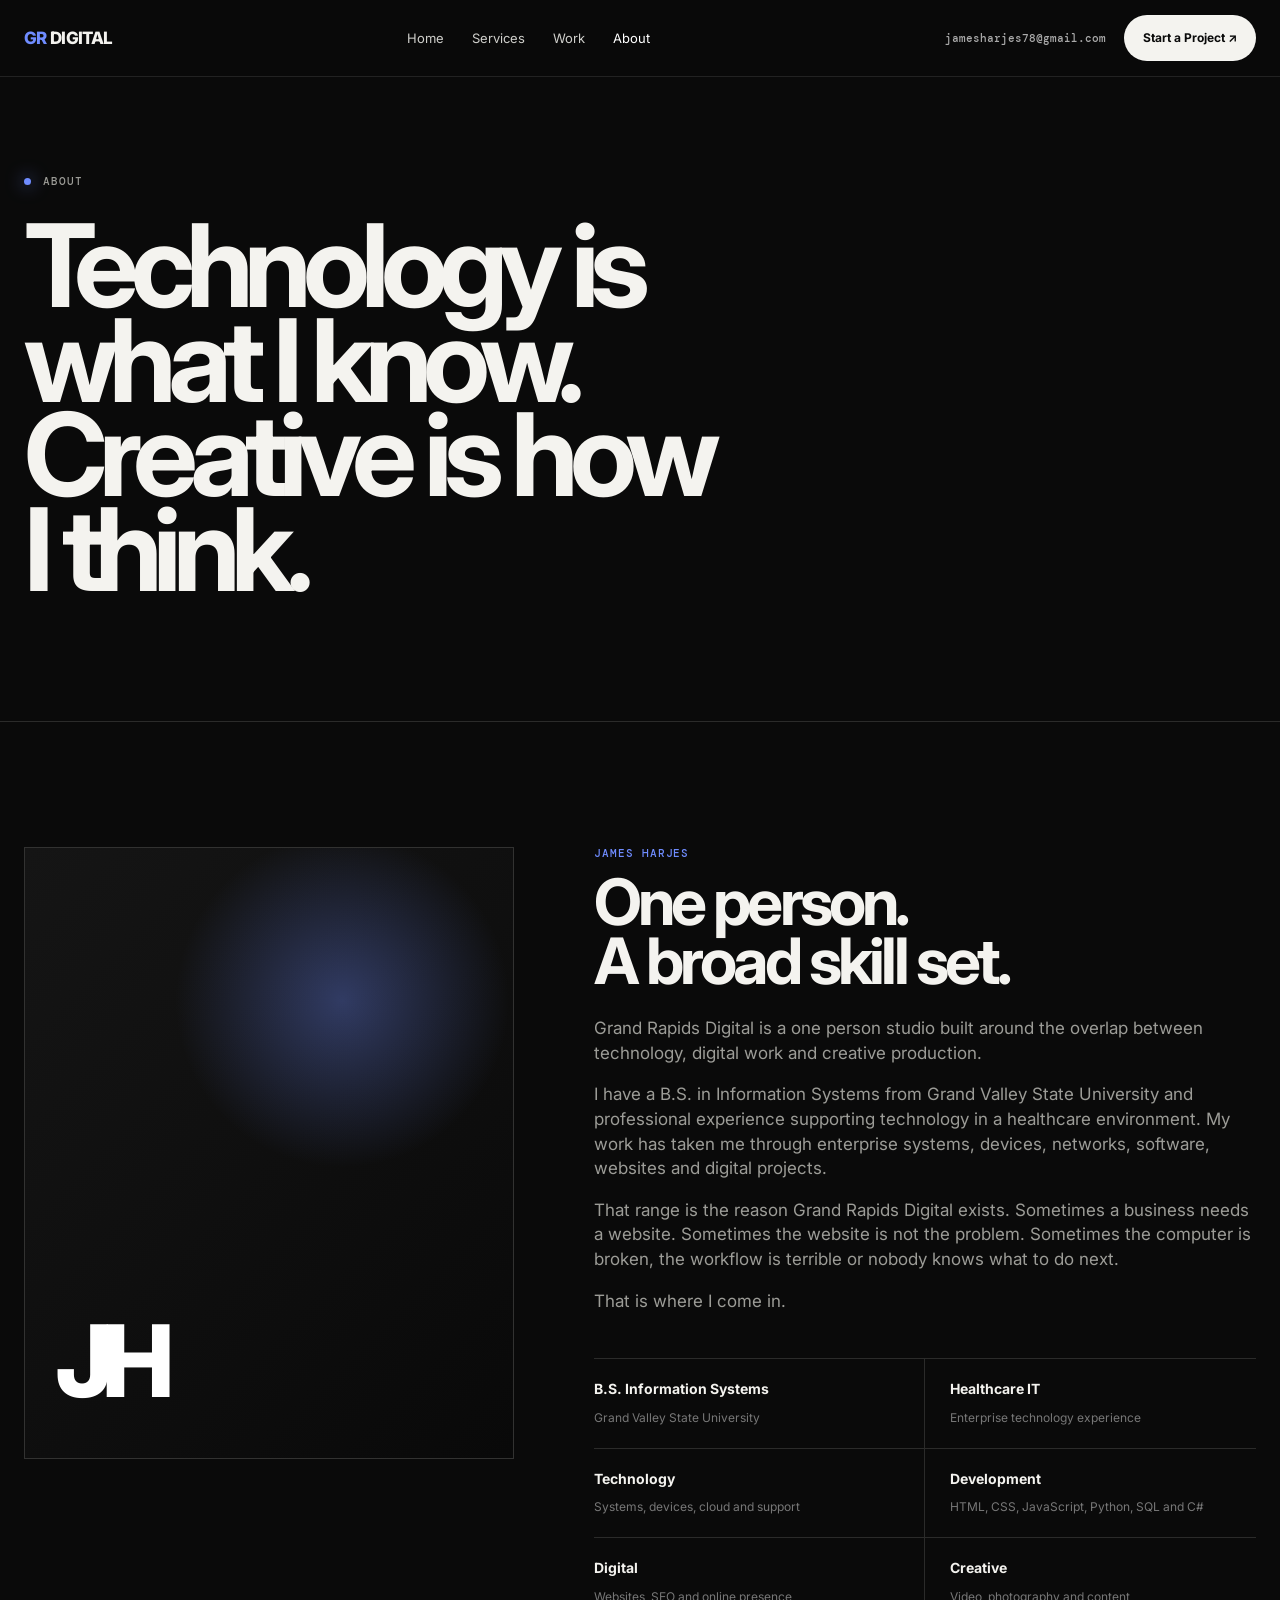
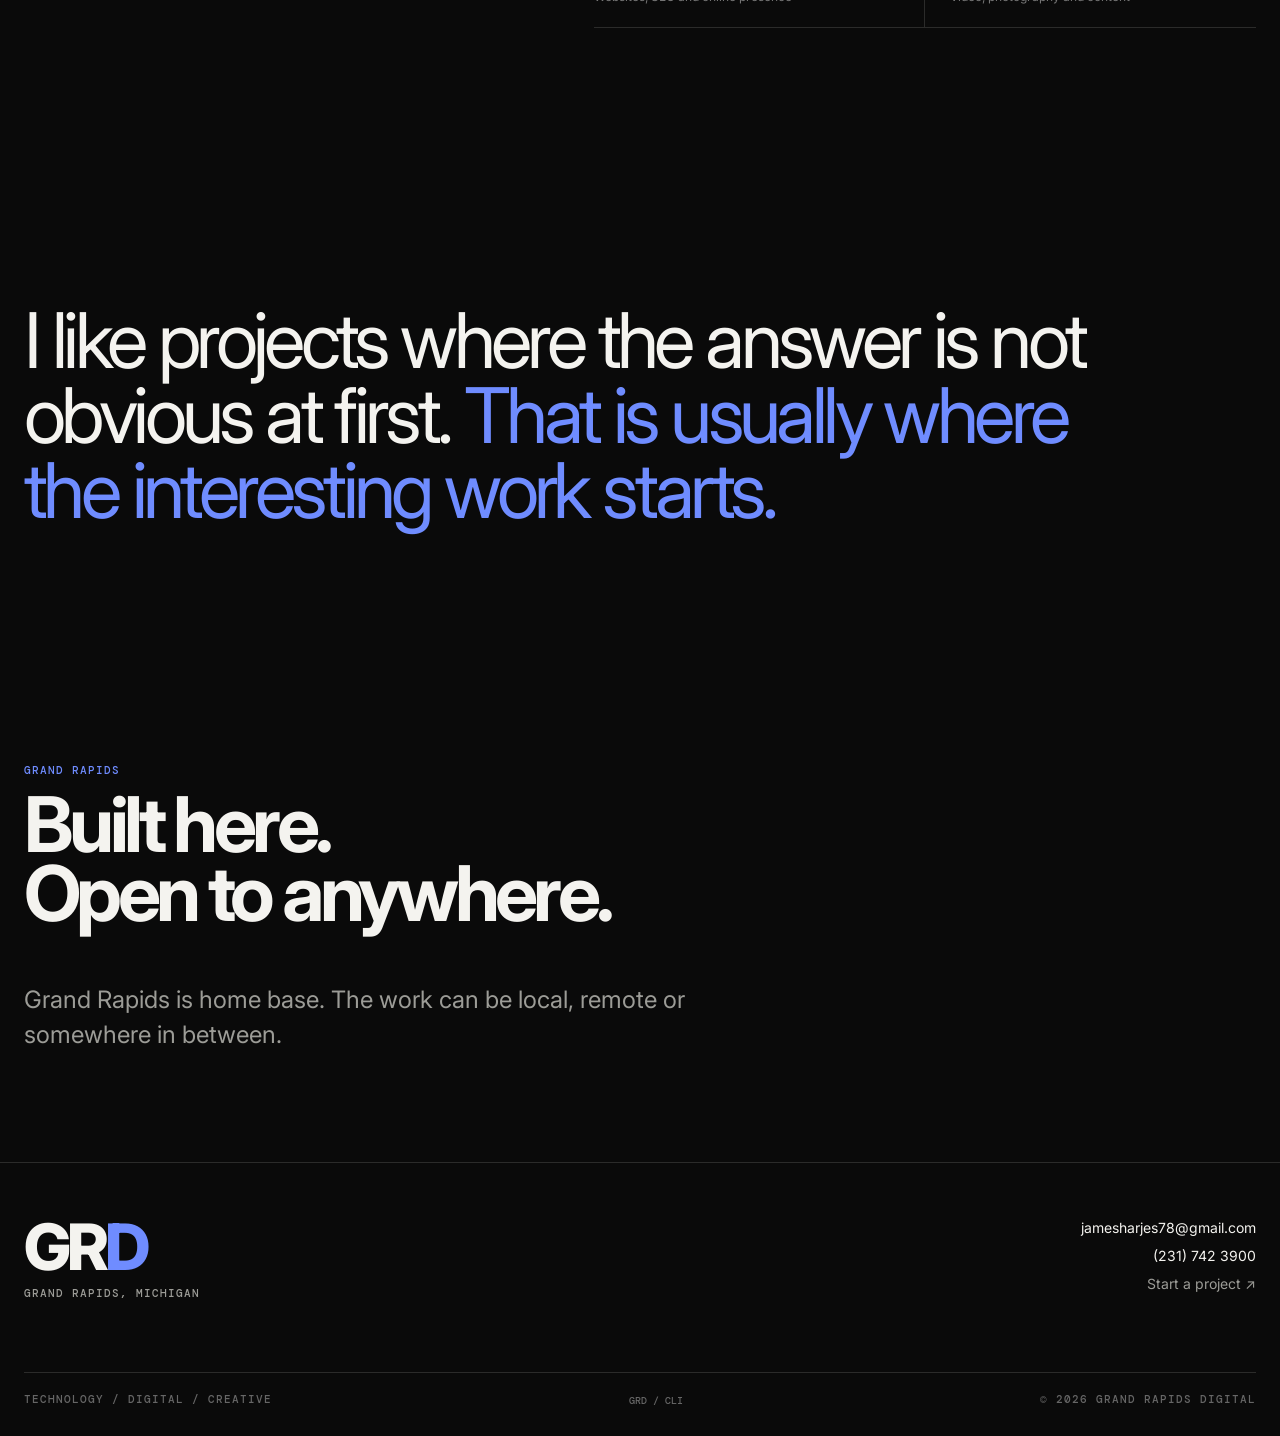
<file: about.html>
<!doctype html>
<html lang="en">
<head>
  <meta charset="utf-8">
  <meta name="viewport" content="width=device-width,initial-scale=1">
  <meta name="description" content="Harjes Digital Solutions provides technology, digital and creative services for businesses in West Michigan and beyond.">
  <title>About | Harjes Digital Solutions</title>
  <link rel="stylesheet" href="style.css">
</head>
<body data-page="about">

<header class="navbar">
  <div class="container nav-inner">
    <a class="logo" href="index.html"><span>GR</span> DIGITAL</a>
    <nav class="nav-links">
      <a href="index.html" data-nav="home">Home</a>
      <a href="services.html" data-nav="services">Services</a>
      <a href="work.html" data-nav="work">Work</a>
      <a href="about.html" data-nav="about">About</a>
    </nav>
    <div class="nav-contact">
      <a href="mailto:jamesharjes78@gmail.com">jamesharjes78@gmail.com</a>
      <a href="contact.html" class="nav-button">Start a Project ↗</a>
    </div>
    <button class="menu-toggle" type="button">MENU</button>
  </div>
</header>


<main>
<section class="page-hero">
<div class="container">
  <div class="eyebrow mono"><i></i> About</div>
  <h1>Technology is<br>what I know.<br>Creative is how<br>I think.</h1>
</div>
</section>
<section class="section">
<div class="container about-grid">
  <div class="founder-card reveal"><div class="founder-initials">JH</div></div>
  <div class="about-copy reveal">
    <div class="section-kicker mono">James Harjes</div>
    <h2>One person.<br>A broad skill set.</h2>
    <p>Grand Rapids Digital is a one person studio built around the overlap between technology, digital work and creative production.</p>
    <p>I have a B.S. in Information Systems from Grand Valley State University and professional experience supporting technology in a healthcare environment. My work has taken me through enterprise systems, devices, networks, software, websites and digital projects.</p>
    <p>That range is the reason Grand Rapids Digital exists. Sometimes a business needs a website. Sometimes the website is not the problem. Sometimes the computer is broken, the workflow is terrible or nobody knows what to do next.</p>
    <p>That is where I come in.</p>
    <div class="fact-grid">
      <div class="fact"><strong>B.S. Information Systems</strong><span>Grand Valley State University</span></div>
      <div class="fact"><strong>Healthcare IT</strong><span>Enterprise technology experience</span></div>
      <div class="fact"><strong>Technology</strong><span>Systems, devices, cloud and support</span></div>
      <div class="fact"><strong>Development</strong><span>HTML, CSS, JavaScript, Python, SQL and C#</span></div>
      <div class="fact"><strong>Digital</strong><span>Websites, SEO and online presence</span></div>
      <div class="fact"><strong>Creative</strong><span>Video, photography and content</span></div>
    </div>
  </div>
</div>
</section>
<section class="statement">
<div class="container reveal"><p>I like projects where the answer is not obvious at first. <em>That is usually where the interesting work starts.</em></p></div>
</section>
<section class="section-tight">
<div class="container">
  <div class="section-head reveal"><div><div class="section-kicker mono">Grand Rapids</div><h2 class="section-title">Built here.<br>Open to anywhere.</h2></div></div>
  <p class="section-intro reveal" style="max-width:760px;font-size:24px">Grand Rapids is home base. The work can be local, remote or somewhere in between.</p>
</div>
</section>
</main>

<footer class="footer">
  <div class="container">
    <div class="footer-top">
      <div>
        <div class="footer-brand">GR<span>D</span></div>
        <div class="mono muted" style="margin-top:12px">Grand Rapids, Michigan</div>
      </div>
      <div class="footer-contact">
        <a href="mailto:jamesharjes78@gmail.com">jamesharjes78@gmail.com</a>
        <a href="tel:+12317423900">(231) 742 3900</a>
        <a href="contact.html" class="muted">Start a project ↗</a>
      </div>
    </div>
    <div class="footer-bottom">
      <span class="mono">Technology / Digital / Creative</span>
      <button id="terminalTrigger" type="button">GRD / CLI</button>
      <span class="mono">© 2026 Grand Rapids Digital</span>
    </div>
  </div>
</footer>
<div class="terminal-overlay" id="terminalOverlay">
  <div class="terminal-window">
    <div class="terminal-bar"><span>GR DIGITAL / SYSTEM</span><button id="closeTerminal">CLOSE</button></div>
    <div class="terminal-body">
      <div><span class="blue">james@grd</span>:~$ whoami</div>
      <div>Grand Rapids Digital</div>
      <br>
      <div><span class="blue">james@grd</span>:~$ focus</div>
      <div>Technology. Digital. Creative.</div>
      <br>
      <div><span class="blue">james@grd</span>:~$ status</div>
      <div>Available for projects.</div>
    </div>
  </div>
</div>
<script src="script.js"></script></body></html>
</file>
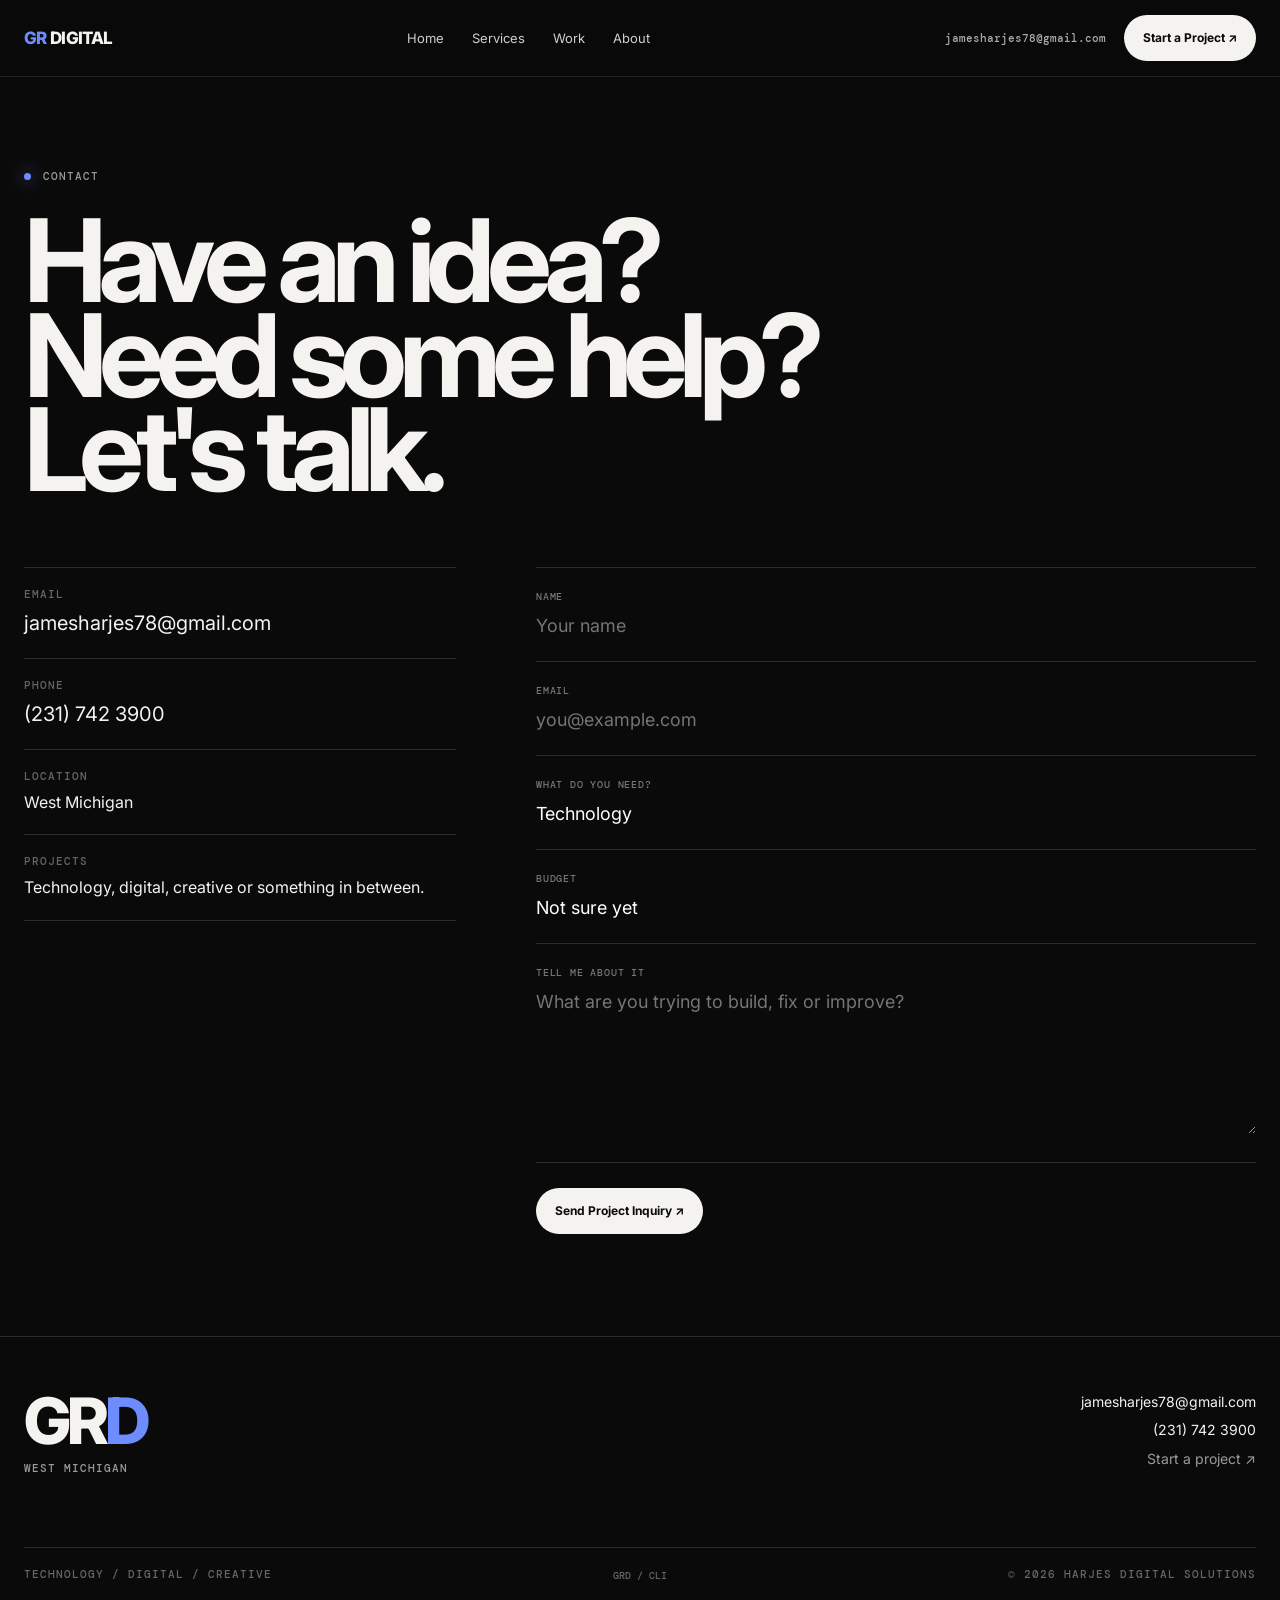
<file: contact.html>
<!doctype html>
<html lang="en">
<head>
  <meta charset="utf-8">
  <meta name="viewport" content="width=device-width,initial-scale=1">
  <meta name="description" content="Harjes Digital Solutions provides technology, digital and creative services for businesses in Grand Rapids and beyond.">
  <title>Contact | Harjes Digital Solutions</title>
  <link rel="stylesheet" href="style.css">
</head>
<body data-page="contact">

<header class="navbar">
  <div class="container nav-inner">
    <a class="logo" href="index.html"><span>GR</span> DIGITAL</a>
    <nav class="nav-links">
      <a href="index.html" data-nav="home">Home</a>
      <a href="services.html" data-nav="services">Services</a>
      <a href="work.html" data-nav="work">Work</a>
      <a href="about.html" data-nav="about">About</a>
    </nav>
    <div class="nav-contact">
      <a href="mailto:jamesharjes78@gmail.com">jamesharjes78@gmail.com</a>
      <a href="contact.html" class="nav-button">Start a Project ↗</a>
    </div>
    <button class="menu-toggle" type="button">MENU</button>
  </div>
</header>


<main>
<section class="contact-hero">
<div class="container">
  <div class="eyebrow mono"><i></i> Contact</div>
  <h1>Have an idea?<br>Need some help?<br>Let's talk.</h1>
  <div class="contact-grid">
    <div class="contact-info reveal">
      <div class="contact-row"><span class="mono">Email</span><a href="mailto:jamesharjes78@gmail.com">jamesharjes78@gmail.com</a></div>
      <div class="contact-row"><span class="mono">Phone</span><a href="tel:+12317423900">(231) 742 3900</a></div>
      <div class="contact-row"><span class="mono">Location</span><div>West Michigan</div></div>
      <div class="contact-row"><span class="mono">Projects</span><div>Technology, digital, creative or something in between.</div></div>
    </div>
    <form class="form reveal" id="projectForm">
      <div class="form-field"><label for="name">Name</label><input id="name" name="name" required placeholder="Your name"></div>
      <div class="form-field"><label for="email">Email</label><input id="email" name="email" type="email" required placeholder="you@example.com"></div>
      <div class="form-field"><label for="service">What do you need?</label><select id="serviceSelect" name="service"><option value="Technology">Technology</option><option value="Digital">Digital</option><option value="Creative">Creative</option><option value="Not sure yet">Not sure yet</option></select></div>
      <div class="form-field"><label for="budget">Budget</label><select id="budget" name="budget"><option value="Not sure yet">Not sure yet</option><option value="Under $500">Under $500</option><option value="$500 to $1,500">$500 to $1,500</option><option value="$1,500 to $3,000">$1,500 to $3,000</option><option value="$3,000+">$3,000+</option></select></div>
      <div class="form-field"><label for="message">Tell me about it</label><textarea id="message" name="message" required placeholder="What are you trying to build, fix or improve?"></textarea></div>
      <div class="form-submit"><button class="button" type="submit">Send Project Inquiry ↗</button><div id="formMessage" class="mono muted" style="margin-top:12px"></div></div>
    </form>
  </div>
</div>
</section>
</main>

<footer class="footer">
  <div class="container">
    <div class="footer-top">
      <div>
        <div class="footer-brand">GR<span>D</span></div>
        <div class="mono muted" style="margin-top:12px">West Michigan</div>
      </div>
      <div class="footer-contact">
        <a href="mailto:jamesharjes78@gmail.com">jamesharjes78@gmail.com</a>
        <a href="tel:+12317423900">(231) 742 3900</a>
        <a href="contact.html" class="muted">Start a project ↗</a>
      </div>
    </div>
    <div class="footer-bottom">
      <span class="mono">Technology / Digital / Creative</span>
      <button id="terminalTrigger" type="button">GRD / CLI</button>
      <span class="mono">© 2026 Harjes Digital Solutions</span>
    </div>
  </div>
</footer>
<div class="terminal-overlay" id="terminalOverlay">
  <div class="terminal-window">
    <div class="terminal-bar"><span>GR DIGITAL / SYSTEM</span><button id="closeTerminal">CLOSE</button></div>
    <div class="terminal-body">
      <div><span class="blue">james@grd</span>:~$ whoami</div>
      <div>Grand Rapids Digital</div>
      <br>
      <div><span class="blue">james@grd</span>:~$ focus</div>
      <div>Technology. Digital. Creative.</div>
      <br>
      <div><span class="blue">james@grd</span>:~$ status</div>
      <div>Available for projects.</div>
    </div>
  </div>
</div>
<script src="script.js"></script></body></html>
</file>
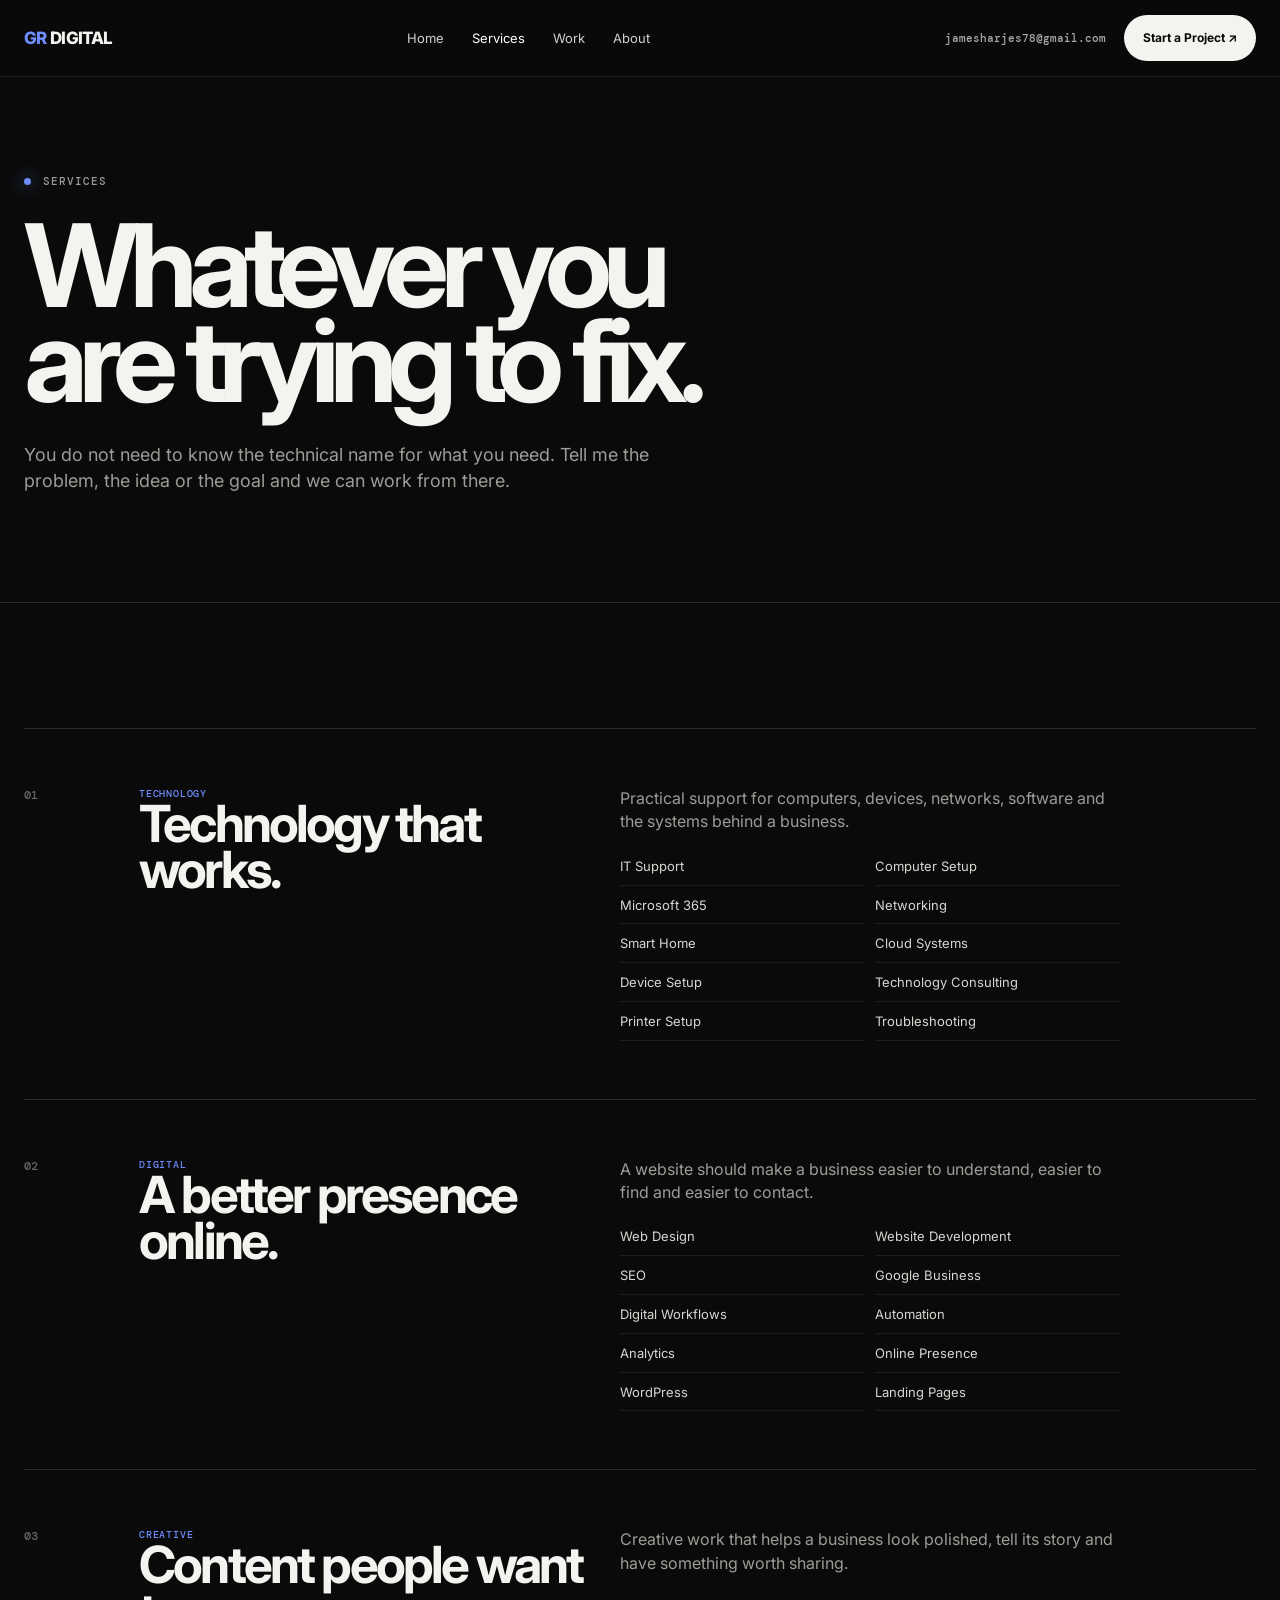
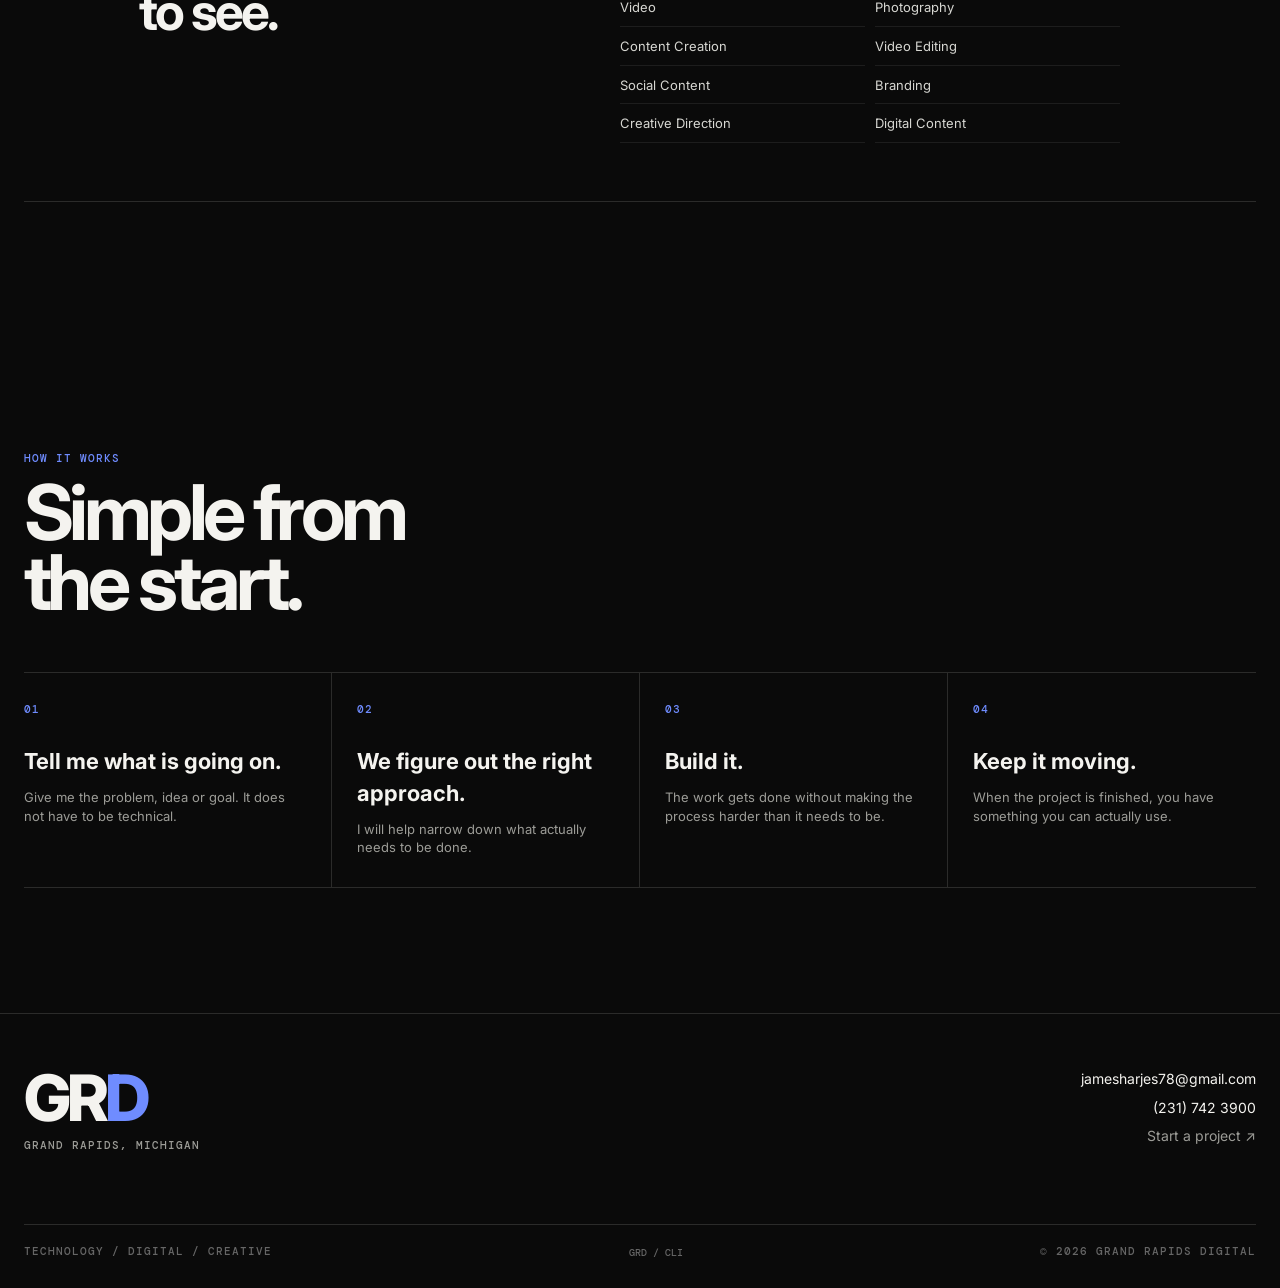
<file: services.html>
<!doctype html>
<html lang="en">
<head>
  <meta charset="utf-8">
  <meta name="viewport" content="width=device-width,initial-scale=1">
  <meta name="description" content="Harjes Digital Solutions provides technology, digital and creative services for businesses in West Michigan and beyond.">
  <title>Services | Harjes Digital Solutions</title>
  <link rel="stylesheet" href="style.css">
</head>
<body data-page="services">

<header class="navbar">
  <div class="container nav-inner">
    <a class="logo" href="index.html"><span>GR</span> DIGITAL</a>
    <nav class="nav-links">
      <a href="index.html" data-nav="home">Home</a>
      <a href="services.html" data-nav="services">Services</a>
      <a href="work.html" data-nav="work">Work</a>
      <a href="about.html" data-nav="about">About</a>
    </nav>
    <div class="nav-contact">
      <a href="mailto:jamesharjes78@gmail.com">jamesharjes78@gmail.com</a>
      <a href="contact.html" class="nav-button">Start a Project ↗</a>
    </div>
    <button class="menu-toggle" type="button">MENU</button>
  </div>
</header>


<main>
<section class="page-hero">
  <div class="container">
    <div class="eyebrow mono"><i></i> Services</div>
    <h1>Whatever you<br>are trying to fix.</h1>
    <p>You do not need to know the technical name for what you need. Tell me the problem, the idea or the goal and we can work from there.</p>
  </div>
</section>

<section class="section">
<div class="container">
  <div class="services">
    <article class="service reveal"><div class="service-num">01</div><div><div class="service-tag">Technology</div><h3>Technology that works.</h3></div><div class="service-copy">Practical support for computers, devices, networks, software and the systems behind a business.<div class="service-list"><span>IT Support</span><span>Computer Setup</span><span>Microsoft 365</span><span>Networking</span><span>Smart Home</span><span>Cloud Systems</span><span>Device Setup</span><span>Technology Consulting</span><span>Printer Setup</span><span>Troubleshooting</span></div></div></article>
    <article class="service reveal"><div class="service-num">02</div><div><div class="service-tag">Digital</div><h3>A better presence online.</h3></div><div class="service-copy">A website should make a business easier to understand, easier to find and easier to contact.<div class="service-list"><span>Web Design</span><span>Website Development</span><span>SEO</span><span>Google Business</span><span>Digital Workflows</span><span>Automation</span><span>Analytics</span><span>Online Presence</span><span>WordPress</span><span>Landing Pages</span></div></div></article>
    <article class="service reveal"><div class="service-num">03</div><div><div class="service-tag">Creative</div><h3>Content people want to see.</h3></div><div class="service-copy">Creative work that helps a business look polished, tell its story and have something worth sharing.<div class="service-list"><span>Video</span><span>Photography</span><span>Content Creation</span><span>Video Editing</span><span>Social Content</span><span>Branding</span><span>Creative Direction</span><span>Digital Content</span></div></div></article>
  </div>
</div>
</section>

<section class="section">
<div class="container">
  <div class="section-head reveal"><div><div class="section-kicker mono">How it works</div><h2 class="section-title">Simple from<br>the start.</h2></div></div>
  <div class="process">
    <div class="process-item reveal"><div class="process-num mono">01</div><h3>Tell me what is going on.</h3><p>Give me the problem, idea or goal. It does not have to be technical.</p></div>
    <div class="process-item reveal"><div class="process-num mono">02</div><h3>We figure out the right approach.</h3><p>I will help narrow down what actually needs to be done.</p></div>
    <div class="process-item reveal"><div class="process-num mono">03</div><h3>Build it.</h3><p>The work gets done without making the process harder than it needs to be.</p></div>
    <div class="process-item reveal"><div class="process-num mono">04</div><h3>Keep it moving.</h3><p>When the project is finished, you have something you can actually use.</p></div>
  </div>
</div>
</section>
</main>

<footer class="footer">
  <div class="container">
    <div class="footer-top">
      <div>
        <div class="footer-brand">GR<span>D</span></div>
        <div class="mono muted" style="margin-top:12px">Grand Rapids, Michigan</div>
      </div>
      <div class="footer-contact">
        <a href="mailto:jamesharjes78@gmail.com">jamesharjes78@gmail.com</a>
        <a href="tel:+12317423900">(231) 742 3900</a>
        <a href="contact.html" class="muted">Start a project ↗</a>
      </div>
    </div>
    <div class="footer-bottom">
      <span class="mono">Technology / Digital / Creative</span>
      <button id="terminalTrigger" type="button">GRD / CLI</button>
      <span class="mono">© 2026 Grand Rapids Digital</span>
    </div>
  </div>
</footer>
<div class="terminal-overlay" id="terminalOverlay">
  <div class="terminal-window">
    <div class="terminal-bar"><span>GR DIGITAL / SYSTEM</span><button id="closeTerminal">CLOSE</button></div>
    <div class="terminal-body">
      <div><span class="blue">james@grd</span>:~$ whoami</div>
      <div>Grand Rapids Digital</div>
      <br>
      <div><span class="blue">james@grd</span>:~$ focus</div>
      <div>Technology. Digital. Creative.</div>
      <br>
      <div><span class="blue">james@grd</span>:~$ status</div>
      <div>Available for projects.</div>
    </div>
  </div>
</div>
<script src="script.js"></script></body></html>
</file>
<file: style.css>
@import url('https://fonts.googleapis.com/css2?family=DM+Mono:wght@400;500&family=Inter:wght@400;500;600;700;800;900&display=swap');

:root{
  --bg:#0a0a0a;
  --surface:#111111;
  --surface-2:#171717;
  --text:#f4f3ef;
  --muted:#9c9c97;
  --line:rgba(244,243,239,.14);
  --blue:#6f8cff;
  --blue-soft:#b8c5ff;
  --max:1320px;
}

*{box-sizing:border-box}
html{scroll-behavior:smooth}
body{
  margin:0;
  background:var(--bg);
  color:var(--text);
  font-family:Inter,Arial,sans-serif;
  line-height:1.45;
  overflow-x:hidden;
}
body.page-loaded{animation:pageIn .65s ease both}
@keyframes pageIn{from{opacity:0;transform:translateY(8px)}to{opacity:1;transform:none}}
a{color:inherit;text-decoration:none}
button,input,select,textarea{font:inherit}
img{display:block;width:100%}
::selection{background:var(--blue);color:#fff}

.container{width:min(var(--max),calc(100% - 48px));margin:0 auto}
.mono{font:500 11px/1.2 "DM Mono",monospace;letter-spacing:.09em;text-transform:uppercase}
.muted{color:var(--muted)}

.navbar{
  position:fixed;
  z-index:50;
  top:0;
  left:0;
  width:100%;
  border-bottom:1px solid rgba(255,255,255,.1);
  background:rgba(10,10,10,.84);
  backdrop-filter:blur(18px);
}
.nav-inner{
  min-height:76px;
  display:flex;
  align-items:center;
  justify-content:space-between;
  gap:24px;
}
.logo{font-size:17px;font-weight:800;letter-spacing:-.04em}
.logo span{color:var(--blue)}
.nav-links{display:flex;gap:28px;align-items:center}
.nav-links a{font-size:13px;color:#cfcfcb;transition:.25s ease}
.nav-links a:hover,.nav-links a.active{color:#fff}
.nav-contact{display:flex;align-items:center;gap:18px}
.nav-contact a:first-child{font:500 11px "DM Mono",monospace;color:#aaa}
.nav-button,.button{
  display:inline-flex;
  align-items:center;
  justify-content:center;
  min-height:46px;
  padding:0 18px;
  border:1px solid rgba(255,255,255,.2);
  border-radius:999px;
  background:#f4f3ef;
  color:#0a0a0a;
  font-size:12px;
  font-weight:700;
  transition:.25s ease;
}
.nav-button:hover,.button:hover{transform:translateY(-2px);background:var(--blue);color:#fff;border-color:var(--blue)}
.button.dark{background:transparent;color:#fff;border-color:var(--line)}
.menu-toggle{display:none;background:none;border:0;color:#fff;font:500 11px "DM Mono",monospace}

.hero{
  min-height:100vh;
  padding:160px 0 85px;
  display:flex;
  align-items:flex-end;
  position:relative;
}
.hero-grid{
  position:absolute;inset:0;
  background-image:linear-gradient(rgba(255,255,255,.035) 1px,transparent 1px),linear-gradient(90deg,rgba(255,255,255,.035) 1px,transparent 1px);
  background-size:80px 80px;
  mask-image:linear-gradient(to bottom,rgba(0,0,0,.9),transparent 88%);
}
.hero-glow{
  position:absolute;
  width:520px;height:520px;
  right:5%;top:17%;
  background:radial-gradient(circle,rgba(111,140,255,.22),transparent 67%);
  filter:blur(10px);
}
.hero-content{position:relative;z-index:2;width:100%}
.eyebrow{display:flex;gap:12px;align-items:center;color:var(--muted);margin-bottom:30px}
.eyebrow i{width:7px;height:7px;border-radius:50%;background:var(--blue);box-shadow:0 0 18px var(--blue)}
.hero h1{
  max-width:1050px;
  margin:0;
  font-size:clamp(64px,10vw,154px);
  line-height:.82;
  letter-spacing:-.075em;
  font-weight:800;
}
.hero h1 .accent{color:var(--blue)}
.hero-bottom{
  display:grid;
  grid-template-columns:minmax(0,1fr) auto;
  gap:40px;
  align-items:end;
  margin-top:58px;
}
.hero-copy{max-width:510px;color:#b5b5b0;font-size:18px}
.hero-actions{display:flex;gap:10px}
.hero-meta{
  margin-top:65px;
  padding-top:20px;
  border-top:1px solid var(--line);
  display:grid;
  grid-template-columns:repeat(3,1fr);
  gap:25px;
}
.meta-label{display:block;color:#666;font:500 10px "DM Mono",monospace;letter-spacing:.08em;text-transform:uppercase;margin-bottom:7px}
.meta-value{font-size:12px;color:#ddd}
.status{display:inline-flex;gap:7px;align-items:center}
.status i{width:6px;height:6px;background:var(--blue);border-radius:50%}

.section{padding:125px 0}
.section-tight{padding:85px 0}
.section-head{display:flex;justify-content:space-between;gap:30px;align-items:flex-end;margin-bottom:55px}
.section-kicker{color:var(--blue);margin-bottom:13px}
.section-title{margin:0;font-size:clamp(44px,6vw,88px);line-height:.9;letter-spacing:-.06em}
.section-intro{max-width:440px;color:var(--muted);font-size:16px}

.services{border-top:1px solid var(--line)}
.service{
  display:grid;
  grid-template-columns:80px minmax(220px,.7fr) minmax(300px,1fr);
  gap:35px;
  padding:58px 0;
  border-bottom:1px solid var(--line);
  align-items:start;
  transition:.3s ease;
}
.service:hover{padding-left:12px}
.service-num{font:500 12px "DM Mono",monospace;color:#666}
.service h3{font-size:clamp(34px,4vw,62px);line-height:.9;letter-spacing:-.055em;margin:0 0 16px}
.service-copy{color:var(--muted);max-width:500px}
.service-list{display:grid;grid-template-columns:1fr 1fr;gap:10px;margin-top:23px}
.service-list span{padding-bottom:9px;border-bottom:1px solid rgba(255,255,255,.08);font-size:13px;color:#d7d7d2}
.service-tag{color:var(--blue);font:500 10px "DM Mono",monospace;text-transform:uppercase;letter-spacing:.08em}

.work-grid{display:grid;grid-template-columns:1.25fr .75fr;gap:18px}
.work-card{position:relative;overflow:hidden;background:#151515;border:1px solid var(--line);min-height:570px}
.work-card.small{min-height:275px}
.work-card img{height:100%;object-fit:cover;opacity:.72;transition:transform .8s ease,opacity .4s ease}
.work-card:hover img{transform:scale(1.045);opacity:.9}
.work-card::after{content:"";position:absolute;inset:0;background:linear-gradient(to top,rgba(0,0,0,.85),transparent 55%)}
.work-overlay{position:absolute;z-index:2;left:30px;right:30px;bottom:28px}
.work-type{color:var(--blue-soft);margin-bottom:10px}
.work-name{font-size:clamp(27px,3vw,48px);letter-spacing:-.05em;line-height:.95;margin:0}
.work-description{max-width:430px;color:#c0c0bb;margin:12px 0 0;font-size:14px}
.work-stack{display:grid;grid-template-rows:1fr 1fr;gap:18px}

.capabilities{
  padding:100px 0;
  background:#f1f0eb;
  color:#0a0a0a;
}
.capabilities .section-kicker{color:#5d70d9}
.capability-grid{display:grid;grid-template-columns:1fr 1fr;gap:0;margin-top:65px;border-top:1px solid #bbb}
.capability{padding:30px 0;border-bottom:1px solid #bbb}
.capability:nth-child(odd){padding-right:45px;border-right:1px solid #bbb}
.capability:nth-child(even){padding-left:45px}
.capability h3{margin:0 0 10px;font-size:27px;letter-spacing:-.04em}
.capability p{margin:0;color:#5e5e5a;max-width:510px}

.statement{padding:150px 0}
.statement p{font-size:clamp(42px,6vw,82px);line-height:.98;letter-spacing:-.06em;max-width:1100px;margin:0}
.statement em{color:var(--blue);font-style:normal}

.about-grid{display:grid;grid-template-columns:.85fr 1.15fr;gap:80px;align-items:start}
.founder-card{border:1px solid var(--line);background:#121212;aspect-ratio:4/5;position:relative;overflow:hidden}
.founder-card::before{content:"";position:absolute;inset:0;background:radial-gradient(circle at 65% 25%,rgba(111,140,255,.35),transparent 30%),linear-gradient(135deg,#151515,#090909)}
.founder-initials{position:absolute;left:30px;bottom:25px;font-size:100px;font-weight:800;letter-spacing:-.1em;color:#fff}
.about-copy h2{font-size:clamp(44px,5vw,72px);line-height:.92;letter-spacing:-.06em;margin:0 0 25px}
.about-copy p{font-size:17px;color:var(--muted);max-width:680px}
.fact-grid{display:grid;grid-template-columns:1fr 1fr;gap:0;margin-top:45px;border-top:1px solid var(--line)}
.fact{padding:20px 0;border-bottom:1px solid var(--line)}
.fact:nth-child(odd){padding-right:25px;border-right:1px solid var(--line)}
.fact:nth-child(even){padding-left:25px}
.fact strong{display:block;font-size:14px;margin-bottom:5px}
.fact span{color:#777;font-size:12px}

.contact-hero{padding:170px 0 90px}
.contact-hero h1{font-size:clamp(58px,9vw,130px);line-height:.82;letter-spacing:-.075em;max-width:1050px;margin:0}
.contact-grid{display:grid;grid-template-columns:.75fr 1.25fr;gap:80px;padding-top:70px}
.contact-info{border-top:1px solid var(--line)}
.contact-row{padding:20px 0;border-bottom:1px solid var(--line)}
.contact-row span{display:block;color:#666;margin-bottom:8px}
.contact-row a{font-size:20px}
.form{border-top:1px solid var(--line)}
.form-field{padding:22px 0;border-bottom:1px solid var(--line)}
.form-field label{display:block;color:#777;font:500 10px "DM Mono",monospace;letter-spacing:.08em;text-transform:uppercase;margin-bottom:10px}
.form-field input,.form-field select,.form-field textarea{width:100%;border:0;outline:0;background:transparent;color:#fff;font-size:18px;padding:0}
.form-field textarea{min-height:145px;resize:vertical}
.form-field select{appearance:none}
.form-field option{background:#111;color:#fff}
.form-submit{margin-top:25px}

.page-hero{padding:175px 0 90px;border-bottom:1px solid var(--line)}
.page-hero h1{font-size:clamp(60px,9vw,130px);line-height:.82;letter-spacing:-.075em;margin:0 0 35px}
.page-hero p{max-width:650px;color:var(--muted);font-size:18px}

.process{display:grid;grid-template-columns:repeat(4,1fr);gap:0;border-top:1px solid var(--line)}
.process-item{padding:30px 24px 30px 0;border-bottom:1px solid var(--line)}
.process-item:not(:last-child){border-right:1px solid var(--line);padding-right:25px}
.process-item:not(:first-child){padding-left:25px}
.process-num{color:var(--blue);margin-bottom:30px}
.process h3{font-size:22px;margin:0 0 10px}
.process p{color:var(--muted);font-size:13px;margin:0}

.footer{border-top:1px solid var(--line);padding:55px 0 28px}
.footer-top{display:flex;justify-content:space-between;gap:40px;align-items:flex-start}
.footer-brand{font-size:clamp(35px,5vw,68px);font-weight:800;letter-spacing:-.065em;line-height:.9}
.footer-brand span{color:var(--blue)}
.footer-contact{text-align:right}
.footer-contact a{display:block;font-size:14px;margin-bottom:8px}
.footer-bottom{margin-top:70px;padding-top:20px;border-top:1px solid var(--line);display:flex;justify-content:space-between;color:#666}
.footer-bottom button{border:0;background:none;color:#666;cursor:pointer;font:500 10px "DM Mono",monospace}

.reveal{opacity:0;transform:translateY(24px);transition:opacity .7s ease,transform .7s ease}
.reveal.revealed{opacity:1;transform:none}

@media(max-width:900px){
  .nav-links{display:none}
  .nav-contact a:first-child{display:none}
  .menu-toggle{display:block}
  .navbar.menu-open .nav-links{
    display:flex;position:absolute;top:76px;left:0;right:0;padding:20px 24px;background:#0a0a0a;border-bottom:1px solid var(--line);flex-direction:column;align-items:flex-start
  }
  .navbar.menu-open .nav-contact{position:absolute;top:76px;right:24px;padding:20px;background:#0a0a0a}
  .hero-bottom,.about-grid,.contact-grid{grid-template-columns:1fr}
  .hero-actions{justify-content:flex-start}
  .hero-meta{grid-template-columns:1fr}
  .service{grid-template-columns:45px 1fr}
  .service-copy{grid-column:2}
  .work-grid{grid-template-columns:1fr}
  .work-stack{grid-template-rows:auto}
  .capability-grid{grid-template-columns:1fr}
  .capability:nth-child(odd){padding-right:0;border-right:0}
  .capability:nth-child(even){padding-left:0}
  .process{grid-template-columns:1fr 1fr}
  .process-item:not(:last-child){border-right:0}
}
@media(max-width:620px){
  .container{width:min(var(--max),calc(100% - 30px))}
  .nav-inner{min-height:68px}
  .nav-contact{display:none}
  .hero{padding-top:130px;min-height:auto}
  .hero h1{font-size:clamp(56px,18vw,95px)}
  .hero-bottom{margin-top:42px}
  .hero-actions{flex-direction:column}
  .hero-actions .button{width:100%}
  .section{padding:85px 0}
  .section-head{display:block}
  .section-intro{margin-top:25px}
  .service{padding:40px 0;grid-template-columns:35px 1fr;gap:15px}
  .service-copy{grid-column:2}
  .service-list{grid-template-columns:1fr}
  .work-card{min-height:430px}
  .work-card.small{min-height:250px}
  .statement{padding:95px 0}
  .statement p{font-size:43px}
  .fact-grid{grid-template-columns:1fr}
  .fact:nth-child(odd){padding-right:0;border-right:0}
  .fact:nth-child(even){padding-left:0}
  .process{grid-template-columns:1fr}
  .process-item:not(:first-child){padding-left:0}
  .footer-top,.footer-bottom{display:block}
  .footer-contact{text-align:left;margin-top:35px}
  .footer-bottom{margin-top:45px}
}

.terminal-overlay{position:fixed;inset:0;background:rgba(0,0,0,.78);backdrop-filter:blur(8px);display:none;align-items:center;justify-content:center;z-index:100}
.terminal-overlay.active{display:flex}
.terminal-window{width:min(720px,calc(100% - 30px));background:#0d0d0d;border:1px solid #333;box-shadow:0 30px 100px rgba(0,0,0,.6)}
.terminal-bar{height:38px;border-bottom:1px solid #292929;display:flex;align-items:center;justify-content:space-between;padding:0 13px;color:#777;font:500 10px "DM Mono",monospace}
.terminal-bar button{background:none;border:0;color:#aaa;cursor:pointer}
.terminal-body{padding:28px;font:13px/1.8 "DM Mono",monospace;color:#d6d6d1}
.terminal-body .blue{color:var(--blue)}
</file>
